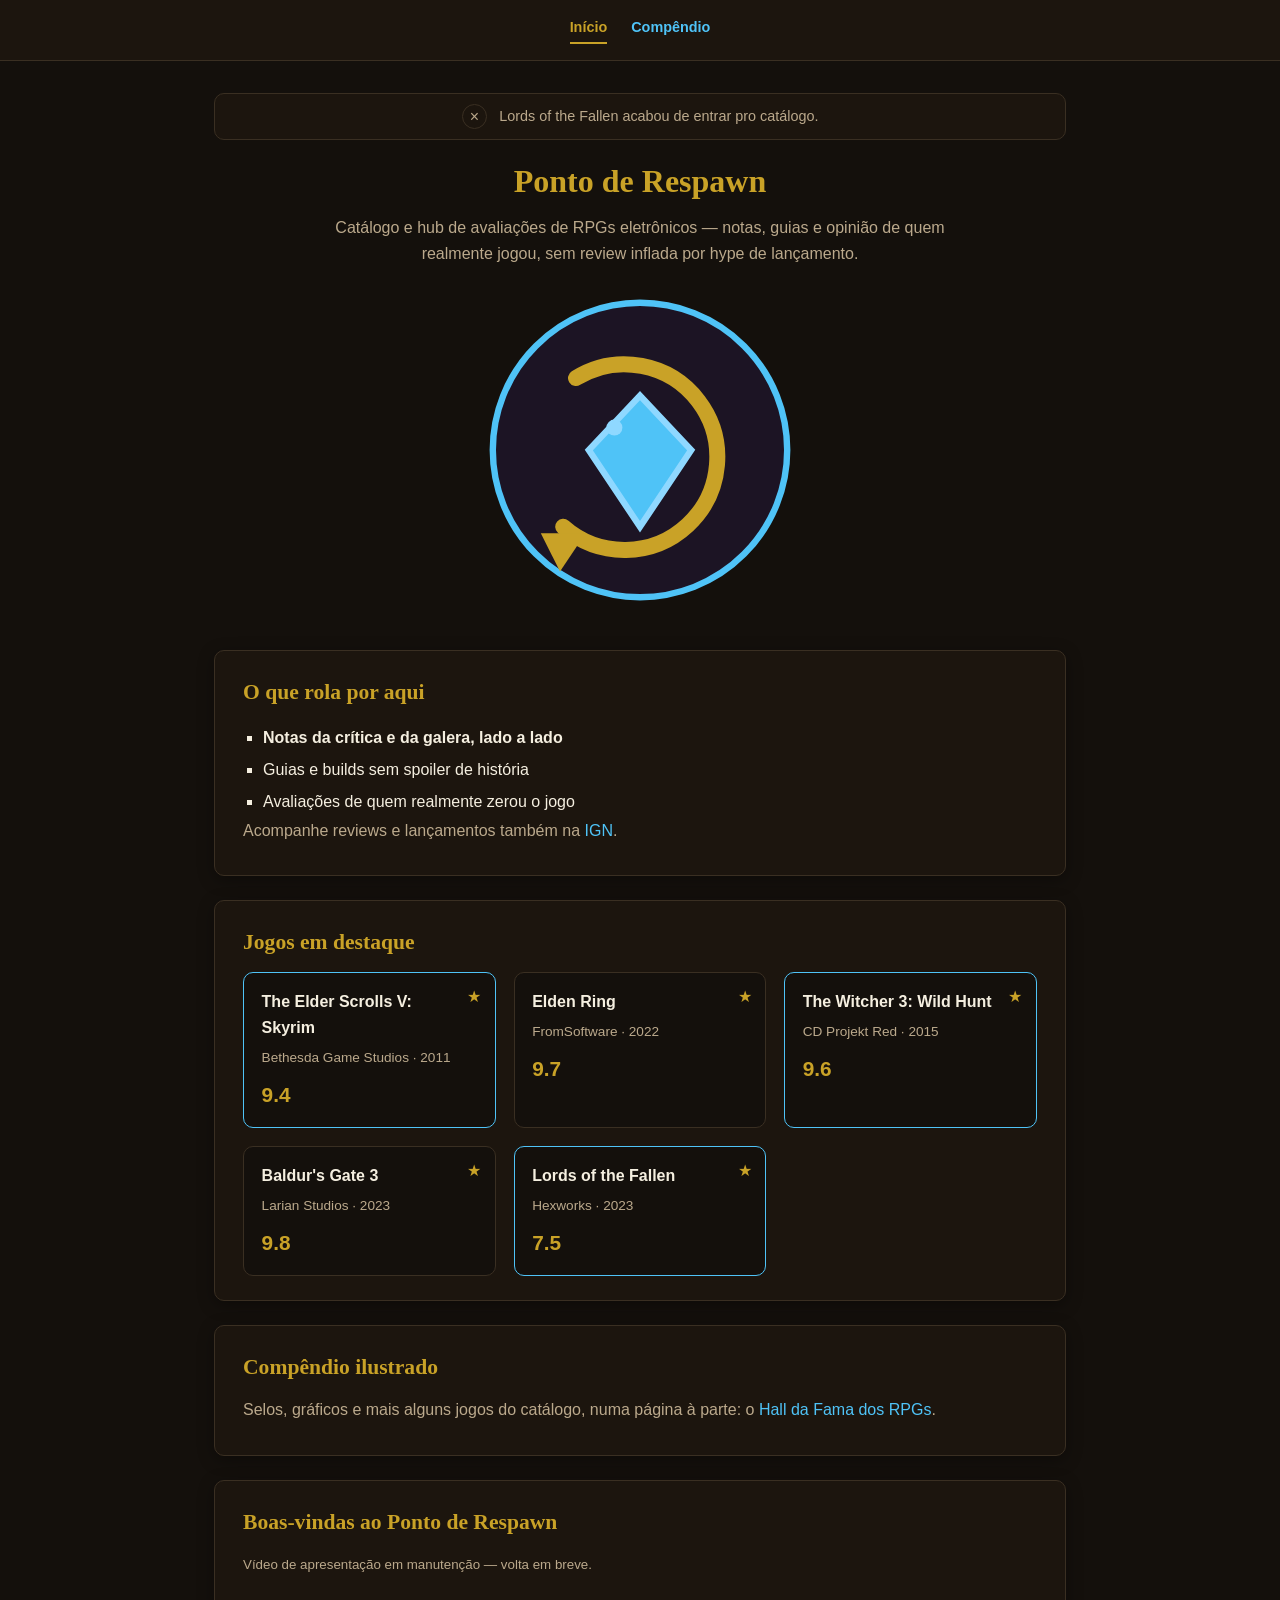
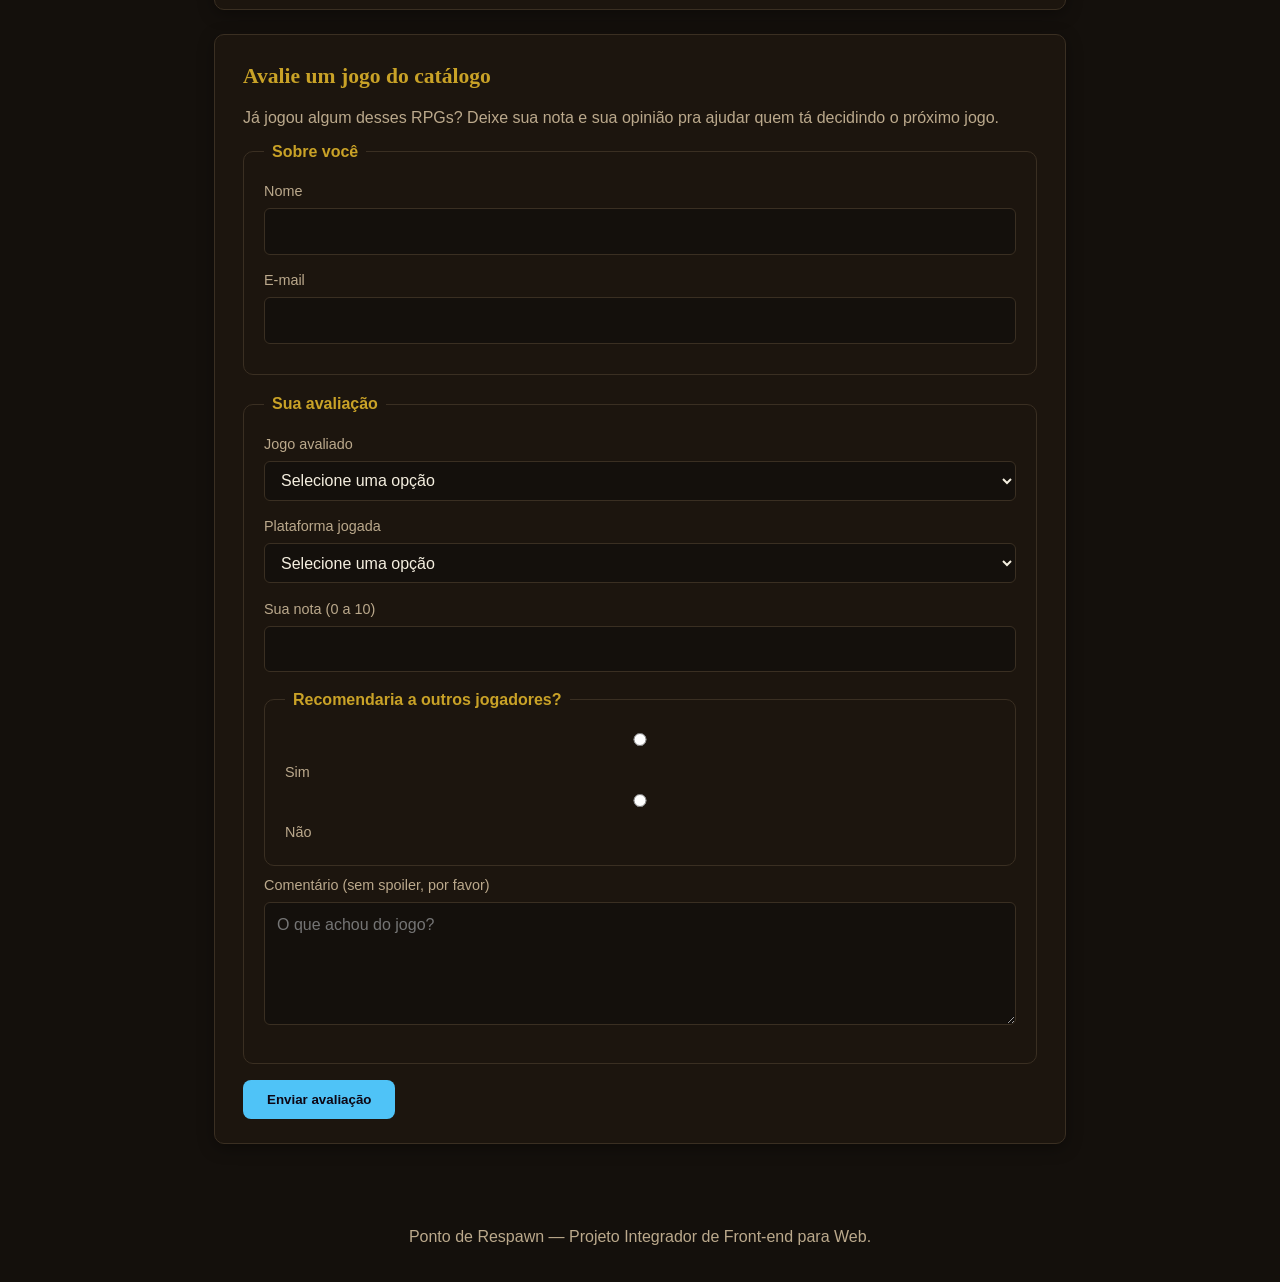
<file: index.html>
<!DOCTYPE html>
<html lang="pt-BR">
  <head>
    <meta charset="UTF-8" />
    <meta name="viewport" content="width=device-width, initial-scale=1.0" />
    <title>Ponto de Respawn</title>
    <link rel="stylesheet" href="reset.css" />
    <link rel="stylesheet" href="css/style.css" />
  </head>
  <body>
    <nav class="nav-principal">
      <a href="index.html" aria-current="page">Início</a>
      <a href="compendio/index.html">Compêndio</a>
    </nav>

    <header id="topo">
      <p class="aviso">
        <button type="button" aria-label="Fechar aviso de novidade">×</button>
        Lords of the Fallen acabou de entrar pro catálogo.
      </p>
      <h1>Ponto de Respawn</h1>
      <p class="subtitulo">
        Catálogo e hub de avaliações de RPGs eletrônicos — notas, guias e
        opinião de quem realmente jogou, sem review inflada por hype de
        lançamento.
      </p>
      <img
        src="assets/images/emblema-respawn.svg"
        alt="Emblema circular com uma seta de respawn ao redor de um cristal azul brilhante"
        width="320"
        height="320"
      />
    </header>

    <main>
      <section>
        <h2>O que rola por aqui</h2>
        <ul>
          <li>Notas da crítica e da galera, lado a lado</li>
          <li>Guias e builds sem spoiler de história</li>
          <li>Avaliações de quem realmente zerou o jogo</li>
        </ul>
        <p>
          Acompanhe reviews e lançamentos também na
          <a
            href="https://www.ign.com"
            target="_blank"
            rel="noopener noreferrer"
            >IGN</a
          >.
        </p>
      </section>

      <section>
        <h2>Jogos em destaque</h2>
        <div class="grade-jogos">
          <article class="card-jogo">
            <h3>The Elder Scrolls V: Skyrim</h3>
            <p class="estudio">Bethesda Game Studios · 2011</p>
            <p class="nota">9.4</p>
          </article>
          <article class="card-jogo">
            <h3>Elden Ring</h3>
            <p class="estudio">FromSoftware · 2022</p>
            <p class="nota">9.7</p>
          </article>
          <article class="card-jogo">
            <h3>The Witcher 3: Wild Hunt</h3>
            <p class="estudio">CD Projekt Red · 2015</p>
            <p class="nota">9.6</p>
          </article>
          <article class="card-jogo">
            <h3>Baldur's Gate 3</h3>
            <p class="estudio">Larian Studios · 2023</p>
            <p class="nota">9.8</p>
          </article>
          <article class="card-jogo">
            <h3>Lords of the Fallen</h3>
            <p class="estudio">Hexworks · 2023</p>
            <p class="nota">7.5</p>
          </article>
        </div>
      </section>

      <section>
        <h2>Compêndio ilustrado</h2>
        <p>
          Selos, gráficos e mais alguns jogos do catálogo, numa página à
          parte: o <a href="compendio/index.html">Hall da Fama dos RPGs</a>.
        </p>
      </section>

      <section>
        <h2>Boas-vindas ao Ponto de Respawn</h2>
        <p>
          <small>Vídeo de apresentação em manutenção — volta em breve.</small>
        </p>
        <!--
          Vídeo removido por enquanto: precisamos de um clipe sem direito
          autoral antes de publicar algo aqui.
        -->
      </section>

      <section>
        <h2>Avalie um jogo do catálogo</h2>
        <p>
          Já jogou algum desses RPGs? Deixe sua nota e sua opinião pra ajudar
          quem tá decidindo o próximo jogo.
        </p>

        <form action="#" method="post">
          <fieldset>
            <legend>Sobre você</legend>

            <p>
              <label for="nome">Nome</label>
              <input
                type="text"
                id="nome"
                name="nome"
                autocomplete="name"
                required
                minlength="3"
              />
            </p>

            <p>
              <label for="email">E-mail</label>
              <input
                type="email"
                id="email"
                name="email"
                autocomplete="email"
                required
              />
            </p>
          </fieldset>

          <fieldset>
            <legend>Sua avaliação</legend>

            <p>
              <label for="jogo">Jogo avaliado</label>
              <select id="jogo" name="jogo" required>
                <option value="">Selecione uma opção</option>
                <option value="skyrim">The Elder Scrolls V: Skyrim</option>
                <option value="elden-ring">Elden Ring</option>
                <option value="witcher-3">The Witcher 3: Wild Hunt</option>
                <option value="baldurs-gate-3">Baldur's Gate 3</option>
                <option value="lords-of-the-fallen">Lords of the Fallen</option>
                <option value="outro">Outro</option>
              </select>
            </p>

            <p>
              <label for="plataforma">Plataforma jogada</label>
              <select id="plataforma" name="plataforma" required>
                <option value="">Selecione uma opção</option>
                <option value="pc">PC</option>
                <option value="playstation">PlayStation</option>
                <option value="xbox">Xbox</option>
                <option value="switch">Nintendo Switch</option>
              </select>
            </p>

            <p>
              <label for="nota">Sua nota (0 a 10)</label>
              <input
                type="number"
                id="nota"
                name="nota"
                min="0"
                max="10"
                step="0.1"
                required
              />
            </p>

            <fieldset>
              <legend>Recomendaria a outros jogadores?</legend>
              <p>
                <input
                  type="radio"
                  id="recomendaria-sim"
                  name="recomendaria"
                  value="sim"
                  required
                />
                <label for="recomendaria-sim">Sim</label>
              </p>
              <p>
                <input
                  type="radio"
                  id="recomendaria-nao"
                  name="recomendaria"
                  value="nao"
                />
                <label for="recomendaria-nao">Não</label>
              </p>
            </fieldset>

            <p>
              <label for="comentario">Comentário (sem spoiler, por favor)</label>
            </p>
            <p>
              <textarea
                id="comentario"
                name="comentario"
                rows="4"
                placeholder="O que achou do jogo?"
              ></textarea>
            </p>
          </fieldset>

          <p>
            <button type="submit">Enviar avaliação</button>
          </p>
        </form>
      </section>
    </main>

    <footer>
      <p>Ponto de Respawn — Projeto Integrador de Front-end para Web.</p>
    </footer>
  </body>
</html>
</file>
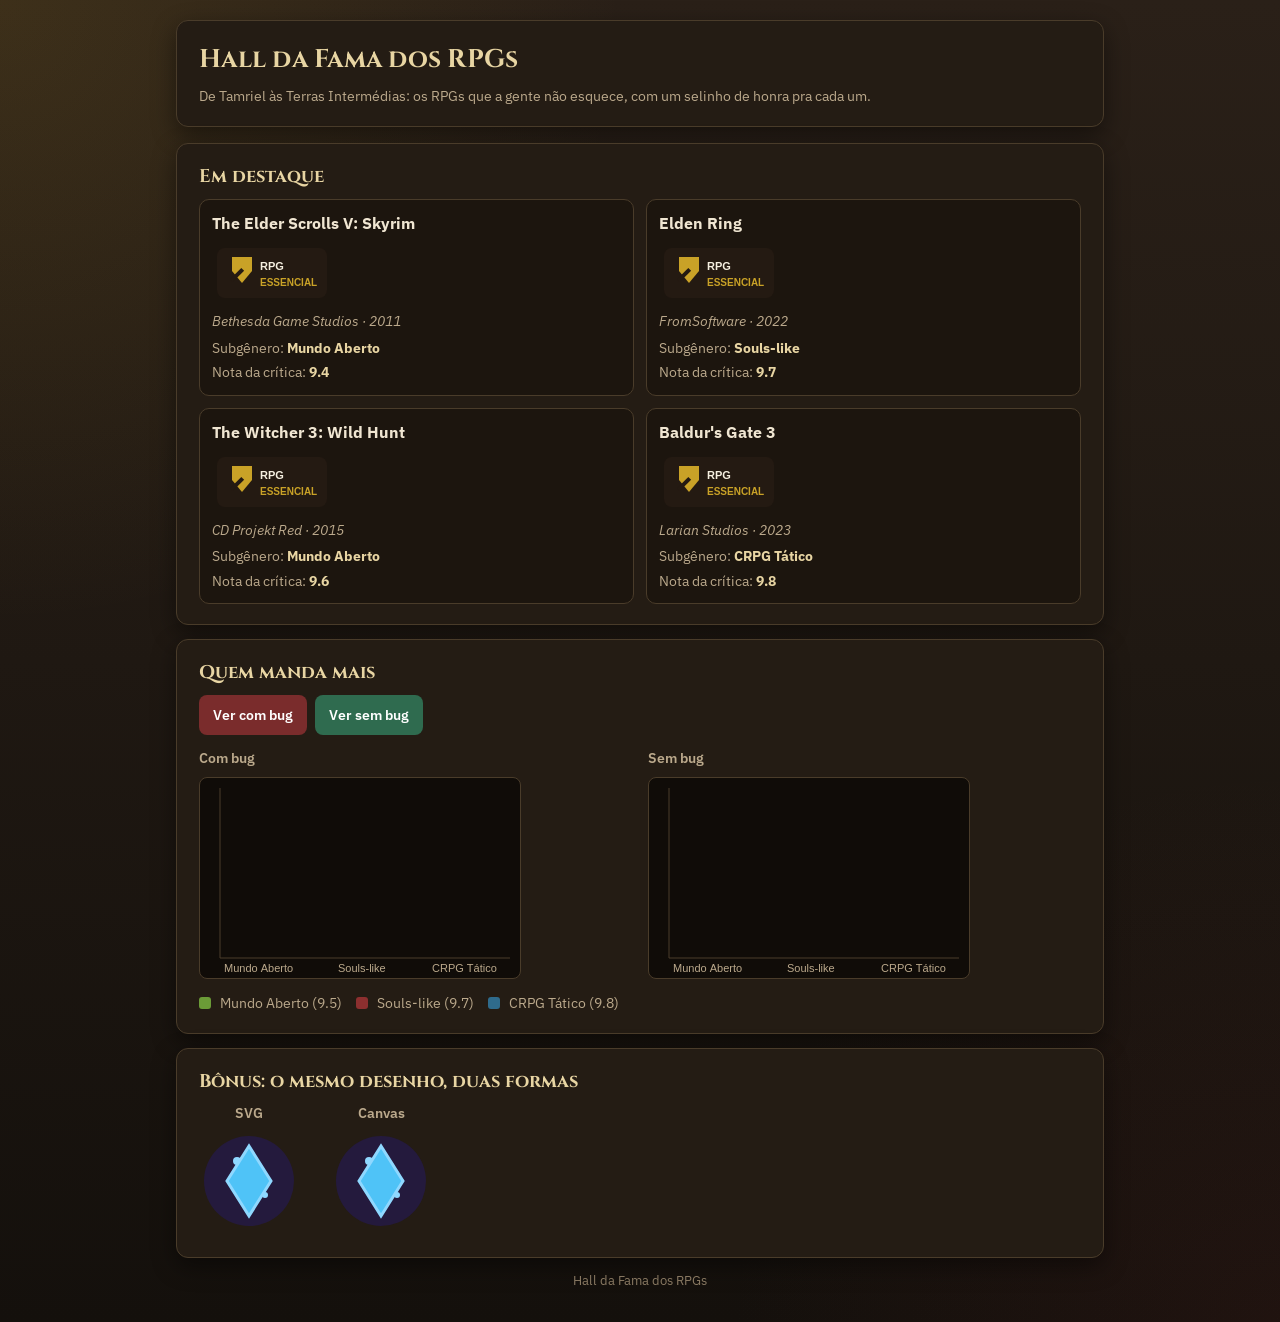
<file: aula-05-atividade-extra/index.html>
<!DOCTYPE html>
<html lang="pt-BR">
<head>
  <meta charset="UTF-8">
  <meta name="viewport" content="width=device-width, initial-scale=1.0">
  <title>Hall da Fama dos RPGs</title>
  <link rel="preconnect" href="https://fonts.googleapis.com">
  <link rel="preconnect" href="https://fonts.gstatic.com" crossorigin>
  <link href="https://fonts.googleapis.com/css2?family=Cinzel:wght@600;700&family=IBM+Plex+Sans:wght@400;500;600;700&family=IBM+Plex+Mono:wght@500&display=swap" rel="stylesheet">
  <link rel="stylesheet" href="style.css">
</head>
<body>
  <main class="page">
    <header class="intro">
      <h1>Hall da Fama dos RPGs</h1>
      <p class="subtitulo">
        De Tamriel às Terras Intermédias: os RPGs que a gente não esquece,
        com um selinho de honra pra cada um.
      </p>
    </header>

    <!--
      Selo em SVG (retained mode): cada forma vira um elemento real no DOM,
      com viewBox pra escalar sem perder nitidez e <title> como nome
      acessível — o navegador guarda a cena, não só os pixels finais.
    -->
    <section class="secao" aria-labelledby="titulo-catalogo">
      <h2 id="titulo-catalogo">Em destaque</h2>

      <div class="grade-jogos">
        <article class="jogo">
          <div class="jogo-topo">
            <h3>The Elder Scrolls V: Skyrim</h3>
            <svg viewBox="0 0 120 60" width="120" height="60"
                 role="img" aria-labelledby="tituloSelo1">
              <title id="tituloSelo1">Selo: RPG Essencial</title>
              <rect x="5" y="5" width="110" height="50" rx="8" fill="#241a12" />
              <polygon points="30,14 40,14 40,28 30,40 20,28 20,14" fill="#C9A227" />
              <rect x="28" y="26" width="4" height="16" fill="#241a12" transform="rotate(45 30 27)" />
              <text x="48" y="27" font-size="11" fill="#F5EFE0" font-family="sans-serif" font-weight="700">RPG</text>
              <text x="48" y="43" font-size="10" fill="#C9A227" font-family="sans-serif" font-weight="700">ESSENCIAL</text>
            </svg>
          </div>
          <p class="meta">Bethesda Game Studios · 2011</p>
          <p>Subgênero: <strong>Mundo Aberto</strong></p>
          <p>Nota da crítica: <strong>9.4</strong></p>
        </article>

        <article class="jogo">
          <div class="jogo-topo">
            <h3>Elden Ring</h3>
            <svg viewBox="0 0 120 60" width="120" height="60"
                 role="img" aria-labelledby="tituloSelo2">
              <title id="tituloSelo2">Selo: RPG Essencial</title>
              <rect x="5" y="5" width="110" height="50" rx="8" fill="#241a12" />
              <polygon points="30,14 40,14 40,28 30,40 20,28 20,14" fill="#C9A227" />
              <rect x="28" y="26" width="4" height="16" fill="#241a12" transform="rotate(45 30 27)" />
              <text x="48" y="27" font-size="11" fill="#F5EFE0" font-family="sans-serif" font-weight="700">RPG</text>
              <text x="48" y="43" font-size="10" fill="#C9A227" font-family="sans-serif" font-weight="700">ESSENCIAL</text>
            </svg>
          </div>
          <p class="meta">FromSoftware · 2022</p>
          <p>Subgênero: <strong>Souls-like</strong></p>
          <p>Nota da crítica: <strong>9.7</strong></p>
        </article>

        <article class="jogo">
          <div class="jogo-topo">
            <h3>The Witcher 3: Wild Hunt</h3>
            <svg viewBox="0 0 120 60" width="120" height="60"
                 role="img" aria-labelledby="tituloSelo3">
              <title id="tituloSelo3">Selo: RPG Essencial</title>
              <rect x="5" y="5" width="110" height="50" rx="8" fill="#241a12" />
              <polygon points="30,14 40,14 40,28 30,40 20,28 20,14" fill="#C9A227" />
              <rect x="28" y="26" width="4" height="16" fill="#241a12" transform="rotate(45 30 27)" />
              <text x="48" y="27" font-size="11" fill="#F5EFE0" font-family="sans-serif" font-weight="700">RPG</text>
              <text x="48" y="43" font-size="10" fill="#C9A227" font-family="sans-serif" font-weight="700">ESSENCIAL</text>
            </svg>
          </div>
          <p class="meta">CD Projekt Red · 2015</p>
          <p>Subgênero: <strong>Mundo Aberto</strong></p>
          <p>Nota da crítica: <strong>9.6</strong></p>
        </article>

        <article class="jogo">
          <div class="jogo-topo">
            <h3>Baldur's Gate 3</h3>
            <svg viewBox="0 0 120 60" width="120" height="60"
                 role="img" aria-labelledby="tituloSelo4">
              <title id="tituloSelo4">Selo: RPG Essencial</title>
              <rect x="5" y="5" width="110" height="50" rx="8" fill="#241a12" />
              <polygon points="30,14 40,14 40,28 30,40 20,28 20,14" fill="#C9A227" />
              <rect x="28" y="26" width="4" height="16" fill="#241a12" transform="rotate(45 30 27)" />
              <text x="48" y="27" font-size="11" fill="#F5EFE0" font-family="sans-serif" font-weight="700">RPG</text>
              <text x="48" y="43" font-size="10" fill="#C9A227" font-family="sans-serif" font-weight="700">ESSENCIAL</text>
            </svg>
          </div>
          <p class="meta">Larian Studios · 2023</p>
          <p>Subgênero: <strong>CRPG Tático</strong></p>
          <p>Nota da crítica: <strong>9.8</strong></p>
        </article>
      </div>
    </section>

    <!--
      Gráfico em Canvas (immediate mode): cada frame é redesenhado do zero.
      O botão da esquerda reproduz de propósito o erro clássico — animar sem
      clearRect antes, acumulando frames — e o da direita mostra a versão
      corrigida, limpando o canvas a cada frame antes de redesenhar.
    -->
    <section class="secao" aria-labelledby="titulo-grafico">
      <h2 id="titulo-grafico">Quem manda mais</h2>

      <div class="controles">
        <button type="button" id="btn-errado" class="btn btn-errado">
          Ver com bug
        </button>
        <button type="button" id="btn-corrigido" class="btn btn-corrigido">
          Ver sem bug
        </button>
      </div>

      <div class="graficos">
        <figure>
          <figcaption>Com bug</figcaption>
          <canvas id="grafico-errado" width="320" height="200"
                  role="img"
                  aria-label="Demonstração do erro: gráfico com rastro por falta de clearRect">
            <p>Demonstração do erro: animação sem limpar o canvas a cada frame.</p>
          </canvas>
        </figure>

        <figure>
          <figcaption>Sem bug</figcaption>
          <canvas id="grafico-notas-rpg" width="320" height="200"
                  role="img"
                  aria-label="Gráfico de nota média por subgênero de RPG: Mundo Aberto, Souls-like, CRPG Tático">
            <p>Nota média: Mundo Aberto 9.5, Souls-like 9.7, CRPG Tático 9.8.</p>
          </canvas>
        </figure>
      </div>

      <ul class="legenda">
        <li><span class="cor mundo-aberto"></span> Mundo Aberto (9.5)</li>
        <li><span class="cor souls"></span> Souls-like (9.7)</li>
        <li><span class="cor crpg"></span> CRPG Tático (9.8)</li>
      </ul>
    </section>

    <!--
      Bônus, sem peso na nota: o mesmo ícone desenhado nas duas técnicas.
      Acessibilidade: a versão SVG foi mais fácil de tornar acessível —
      o SVG vive no DOM, então role="img" + aria-label bastam para o leitor
      de tela. No Canvas o desenho é só pixels; exige fallback content
      dentro da tag e/ou aria-label, e só aparece se o script rodar.
    -->
    <section class="secao" aria-labelledby="titulo-cristal">
      <h2 id="titulo-cristal">Bônus: o mesmo desenho, duas formas</h2>

      <div class="cristais">
        <figure>
          <figcaption>SVG</figcaption>
          <svg viewBox="0 0 100 100" width="100" height="100"
               role="img" aria-label="Cristal arcano azul brilhante">
            <circle cx="50" cy="50" r="45" fill="#241a3d" />
            <circle cx="38" cy="30" r="4" fill="#8fd8ff" />
            <circle cx="66" cy="64" r="3" fill="#8fd8ff" />
            <path d="M50 15 L72 50 L50 85 L28 50 Z" fill="#4fc3f7" stroke="#8fd8ff" stroke-width="3" />
          </svg>
        </figure>

        <figure>
          <figcaption>Canvas</figcaption>
          <canvas id="cristal" width="100" height="100"
                  role="img" aria-label="Cristal arcano azul brilhante">
            <p>Desenho de um cristal arcano azul brilhante.</p>
          </canvas>
        </figure>
      </div>
    </section>

    <footer>
      <p>Hall da Fama dos RPGs</p>
    </footer>
  </main>

  <script src="script.js"></script>
</body>
</html>
</file>
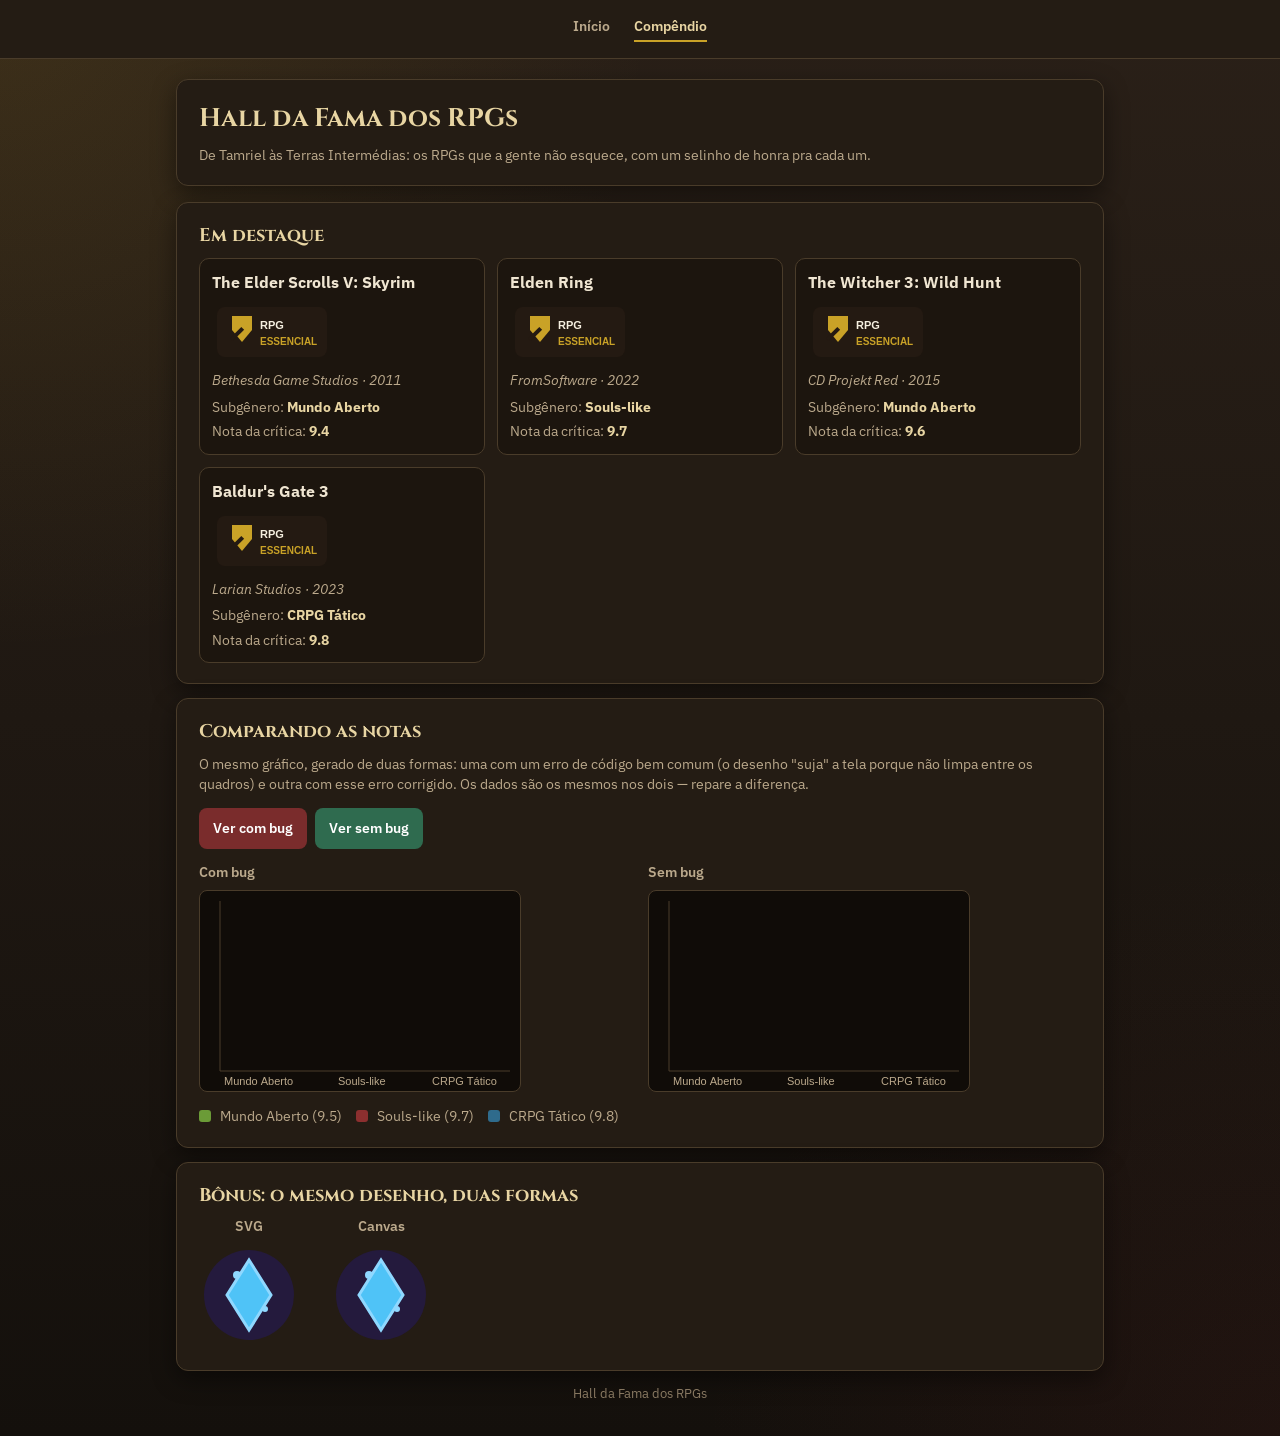
<file: compendio/index.html>
<!DOCTYPE html>
<html lang="pt-BR">
<head>
  <meta charset="UTF-8">
  <meta name="viewport" content="width=device-width, initial-scale=1.0">
  <title>Hall da Fama dos RPGs</title>
  <link rel="preconnect" href="https://fonts.googleapis.com">
  <link rel="preconnect" href="https://fonts.gstatic.com" crossorigin>
  <link href="https://fonts.googleapis.com/css2?family=Cinzel:wght@600;700&family=IBM+Plex+Sans:wght@400;500;600;700&family=IBM+Plex+Mono:wght@500&display=swap" rel="stylesheet">
  <link rel="stylesheet" href="style.css">
</head>
<body>
  <nav class="nav-principal">
    <a href="../index.html">Início</a>
    <a href="index.html" aria-current="page">Compêndio</a>
  </nav>

  <main class="page">
    <header class="intro">
      <h1>Hall da Fama dos RPGs</h1>
      <p class="subtitulo">
        De Tamriel às Terras Intermédias: os RPGs que a gente não esquece,
        com um selinho de honra pra cada um.
      </p>
    </header>

    <!--
      Selo em SVG (retained mode): cada forma vira um elemento real no DOM,
      com viewBox pra escalar sem perder nitidez e <title> como nome
      acessível — o navegador guarda a cena, não só os pixels finais.
    -->
    <section class="secao" aria-labelledby="titulo-catalogo">
      <h2 id="titulo-catalogo">Em destaque</h2>

      <div class="grade-jogos">
        <article class="jogo">
          <div class="jogo-topo">
            <h3>The Elder Scrolls V: Skyrim</h3>
            <svg viewBox="0 0 120 60" width="120" height="60"
                 role="img" aria-labelledby="tituloSelo1">
              <title id="tituloSelo1">Selo: RPG Essencial</title>
              <rect x="5" y="5" width="110" height="50" rx="8" fill="#241a12" />
              <polygon points="30,14 40,14 40,28 30,40 20,28 20,14" fill="#C9A227" />
              <rect x="28" y="26" width="4" height="16" fill="#241a12" transform="rotate(45 30 27)" />
              <text x="48" y="27" font-size="11" fill="#F5EFE0" font-family="sans-serif" font-weight="700">RPG</text>
              <text x="48" y="43" font-size="10" fill="#C9A227" font-family="sans-serif" font-weight="700">ESSENCIAL</text>
            </svg>
          </div>
          <p class="meta">Bethesda Game Studios · 2011</p>
          <p>Subgênero: <strong>Mundo Aberto</strong></p>
          <p>Nota da crítica: <strong>9.4</strong></p>
        </article>

        <article class="jogo">
          <div class="jogo-topo">
            <h3>Elden Ring</h3>
            <svg viewBox="0 0 120 60" width="120" height="60"
                 role="img" aria-labelledby="tituloSelo2">
              <title id="tituloSelo2">Selo: RPG Essencial</title>
              <rect x="5" y="5" width="110" height="50" rx="8" fill="#241a12" />
              <polygon points="30,14 40,14 40,28 30,40 20,28 20,14" fill="#C9A227" />
              <rect x="28" y="26" width="4" height="16" fill="#241a12" transform="rotate(45 30 27)" />
              <text x="48" y="27" font-size="11" fill="#F5EFE0" font-family="sans-serif" font-weight="700">RPG</text>
              <text x="48" y="43" font-size="10" fill="#C9A227" font-family="sans-serif" font-weight="700">ESSENCIAL</text>
            </svg>
          </div>
          <p class="meta">FromSoftware · 2022</p>
          <p>Subgênero: <strong>Souls-like</strong></p>
          <p>Nota da crítica: <strong>9.7</strong></p>
        </article>

        <article class="jogo">
          <div class="jogo-topo">
            <h3>The Witcher 3: Wild Hunt</h3>
            <svg viewBox="0 0 120 60" width="120" height="60"
                 role="img" aria-labelledby="tituloSelo3">
              <title id="tituloSelo3">Selo: RPG Essencial</title>
              <rect x="5" y="5" width="110" height="50" rx="8" fill="#241a12" />
              <polygon points="30,14 40,14 40,28 30,40 20,28 20,14" fill="#C9A227" />
              <rect x="28" y="26" width="4" height="16" fill="#241a12" transform="rotate(45 30 27)" />
              <text x="48" y="27" font-size="11" fill="#F5EFE0" font-family="sans-serif" font-weight="700">RPG</text>
              <text x="48" y="43" font-size="10" fill="#C9A227" font-family="sans-serif" font-weight="700">ESSENCIAL</text>
            </svg>
          </div>
          <p class="meta">CD Projekt Red · 2015</p>
          <p>Subgênero: <strong>Mundo Aberto</strong></p>
          <p>Nota da crítica: <strong>9.6</strong></p>
        </article>

        <article class="jogo">
          <div class="jogo-topo">
            <h3>Baldur's Gate 3</h3>
            <svg viewBox="0 0 120 60" width="120" height="60"
                 role="img" aria-labelledby="tituloSelo4">
              <title id="tituloSelo4">Selo: RPG Essencial</title>
              <rect x="5" y="5" width="110" height="50" rx="8" fill="#241a12" />
              <polygon points="30,14 40,14 40,28 30,40 20,28 20,14" fill="#C9A227" />
              <rect x="28" y="26" width="4" height="16" fill="#241a12" transform="rotate(45 30 27)" />
              <text x="48" y="27" font-size="11" fill="#F5EFE0" font-family="sans-serif" font-weight="700">RPG</text>
              <text x="48" y="43" font-size="10" fill="#C9A227" font-family="sans-serif" font-weight="700">ESSENCIAL</text>
            </svg>
          </div>
          <p class="meta">Larian Studios · 2023</p>
          <p>Subgênero: <strong>CRPG Tático</strong></p>
          <p>Nota da crítica: <strong>9.8</strong></p>
        </article>
      </div>
    </section>

    <!--
      Gráfico em Canvas (immediate mode): cada frame é redesenhado do zero.
      O botão da esquerda reproduz de propósito o erro clássico — animar sem
      clearRect antes, acumulando frames — e o da direita mostra a versão
      corrigida, limpando o canvas a cada frame antes de redesenhar.
    -->
    <section class="secao" aria-labelledby="titulo-grafico">
      <h2 id="titulo-grafico">Comparando as notas</h2>
      <p>
        O mesmo gráfico, gerado de duas formas: uma com um erro de código bem
        comum (o desenho "suja" a tela porque não limpa entre os quadros) e
        outra com esse erro corrigido. Os dados são os mesmos nos dois —
        repare a diferença.
      </p>

      <div class="controles">
        <button type="button" id="btn-errado" class="btn btn-errado">
          Ver com bug
        </button>
        <button type="button" id="btn-corrigido" class="btn btn-corrigido">
          Ver sem bug
        </button>
      </div>

      <div class="graficos">
        <figure>
          <figcaption>Com bug</figcaption>
          <canvas id="grafico-errado" width="320" height="200"
                  role="img"
                  aria-label="Demonstração do erro: gráfico com rastro por falta de clearRect">
            <p>Demonstração do erro: animação sem limpar o canvas a cada frame.</p>
          </canvas>
        </figure>

        <figure>
          <figcaption>Sem bug</figcaption>
          <canvas id="grafico-notas-rpg" width="320" height="200"
                  role="img"
                  aria-label="Gráfico de nota média por subgênero de RPG: Mundo Aberto, Souls-like, CRPG Tático">
            <p>Nota média: Mundo Aberto 9.5, Souls-like 9.7, CRPG Tático 9.8.</p>
          </canvas>
        </figure>
      </div>

      <ul class="legenda">
        <li><span class="cor mundo-aberto"></span> Mundo Aberto (9.5)</li>
        <li><span class="cor souls"></span> Souls-like (9.7)</li>
        <li><span class="cor crpg"></span> CRPG Tático (9.8)</li>
      </ul>
    </section>

    <!--
      Bônus, sem peso na nota: o mesmo ícone desenhado nas duas técnicas.
      Acessibilidade: a versão SVG foi mais fácil de tornar acessível —
      o SVG vive no DOM, então role="img" + aria-label bastam para o leitor
      de tela. No Canvas o desenho é só pixels; exige fallback content
      dentro da tag e/ou aria-label, e só aparece se o script rodar.
    -->
    <section class="secao" aria-labelledby="titulo-cristal">
      <h2 id="titulo-cristal">Bônus: o mesmo desenho, duas formas</h2>

      <div class="cristais">
        <figure>
          <figcaption>SVG</figcaption>
          <svg viewBox="0 0 100 100" width="100" height="100"
               role="img" aria-label="Cristal arcano azul brilhante">
            <circle cx="50" cy="50" r="45" fill="#241a3d" />
            <circle cx="38" cy="30" r="4" fill="#8fd8ff" />
            <circle cx="66" cy="64" r="3" fill="#8fd8ff" />
            <path d="M50 15 L72 50 L50 85 L28 50 Z" fill="#4fc3f7" stroke="#8fd8ff" stroke-width="3" />
          </svg>
        </figure>

        <figure>
          <figcaption>Canvas</figcaption>
          <canvas id="cristal" width="100" height="100"
                  role="img" aria-label="Cristal arcano azul brilhante">
            <p>Desenho de um cristal arcano azul brilhante.</p>
          </canvas>
        </figure>
      </div>
    </section>

    <footer>
      <p>Hall da Fama dos RPGs</p>
    </footer>
  </main>

  <script src="script.js"></script>
</body>
</html>
</file>
<file: css/style.css>
:root {
  --cor-primaria: #4fc3f7;
  --cor-acento: #c9a227;
  --cor-texto: #f5efe0;
  --cor-texto-suave: #bba98c;
  --cor-fundo: #14100c;
  --cor-card: #1c150e;
  --cor-linha: #3a2f22;
  --raio: 10px;
  --sombra: 0 4px 16px rgba(0, 0, 0, 0.35);
}

html {
  font-size: 100%; /* 1rem = 16px no padrao do navegador, mas escala com a preferencia do usuario */
}

body {
  font-family: Verdana, "Segoe UI", sans-serif;
  background: var(--cor-fundo);
  color: var(--cor-texto);
  line-height: 1.6;
}

h1,
h2 {
  font-family: Georgia, "Times New Roman", serif;
}

h1 {
  font-size: 2rem;
  color: var(--cor-acento);
}

h2 {
  font-size: 1.35rem;
  color: var(--cor-acento);
  margin-bottom: 0.75rem;
}

p {
  font-size: 1rem;
}

.nav-principal {
  display: flex;
  justify-content: center;
  gap: 1.5rem;
  padding: 1rem;
  background: var(--cor-card);
  border-bottom: 1px solid var(--cor-linha);
}

.nav-principal a {
  color: var(--cor-texto-suave);
  font-weight: 600;
  font-size: 0.9rem;
  padding-bottom: 0.2rem;
  border-bottom: 2px solid transparent;
  transition: color 0.2s ease, border-color 0.2s ease;
}

.nav-principal a:hover,
.nav-principal a:focus-visible {
  color: var(--cor-acento);
  border-color: var(--cor-acento);
  outline: none;
}

.nav-principal a[aria-current="page"] {
  color: var(--cor-acento);
  border-color: var(--cor-acento);
}

/* #topo: cabecalho unico da pagina, por isso ID em vez de classe */
#topo {
  max-width: 900px;
  margin: 0 auto;
  padding: 2rem 1.5rem 1rem;
  text-align: center;
}

#topo > h1 {
  margin-bottom: 0.5rem;
}

.subtitulo {
  max-width: 620px;
  margin: 0 auto;
  color: var(--cor-texto-suave);
}

#topo img {
  display: block;
  max-width: 100%;
  height: auto;
  margin: 1.5rem auto 0;
}

.aviso {
  display: flex;
  align-items: center;
  justify-content: center;
  gap: 0.75rem;
  max-width: 900px;
  margin: 0 auto 1rem;
  padding: 0.6rem 1rem;
  background: var(--cor-card);
  border: 1px solid var(--cor-linha);
  border-radius: var(--raio);
  font-size: 0.9rem;
  color: var(--cor-texto-suave);
}

.aviso button {
  width: 1.6rem;
  height: 1.6rem;
  border: 1px solid var(--cor-linha);
  border-radius: 999px;
  background: none;
  color: var(--cor-texto-suave);
  font-size: 1rem;
  line-height: 1;
  cursor: pointer;
  transition: color 0.2s ease, border-color 0.2s ease;
}

.aviso button:hover,
.aviso button:focus-visible {
  color: var(--cor-acento);
  border-color: var(--cor-acento);
}

main {
  max-width: 900px;
  margin: 0 auto;
  padding: 0 1.5rem 3rem;
}

section {
  background: var(--cor-card);
  border: 1px solid var(--cor-linha);
  border-radius: var(--raio);
  padding: 1.5rem 1.75rem;
  margin-top: 1.5rem;
  box-shadow: var(--sombra);
}

/* Combinador de irmao geral (~): todo p que vem depois do h2 na mesma section */
h2 ~ p {
  color: var(--cor-texto-suave);
  margin-bottom: 0.5rem;
}

ul {
  list-style-type: square;
  padding-left: 1.25rem;
}

ul li {
  padding: 0.2rem 0;
}

ul li:first-child {
  color: var(--cor-texto);
  font-weight: 600;
}

/* Links: ordem LoVe/HAte (Secao 5, teoria) - mesma especificidade,
   quem vem depois no arquivo eh quem vale */
a:link {
  color: var(--cor-primaria);
  text-decoration: none;
}
a:visited {
  color: #8a7fd1;
}
a:hover {
  text-decoration: underline;
}
a:active {
  color: var(--cor-acento);
}

/* repeat(auto-fit, minmax(...)): a grade se reajusta sozinha ao numero
   de colunas que cabem na tela, sem precisar de media query (Secao 6.2) */
.grade-jogos {
  display: grid;
  grid-template-columns: repeat(auto-fit, minmax(200px, 1fr));
  gap: 1.1rem;
  margin-top: 0.5rem;
}

.card-jogo {
  position: relative;
  background: var(--cor-fundo);
  border: 1px solid var(--cor-linha);
  border-radius: var(--raio);
  padding: 1rem 1.1rem;
  transition: transform 0.2s ease, box-shadow 0.2s ease;
}

.card-jogo::before {
  content: "\2605";
  position: absolute;
  top: 0.7rem;
  right: 0.85rem;
  color: var(--cor-acento);
}

.card-jogo:hover {
  transform: translateY(-4px);
  box-shadow: var(--sombra);
}

.card-jogo h3 {
  font-size: 1rem;
  padding-right: 1.5rem;
  margin-bottom: 0.4rem;
}

.card-jogo .estudio {
  font-size: 0.85rem;
  color: var(--cor-texto-suave);
  margin-bottom: 0.6rem;
}

.card-jogo .nota {
  font-size: 1.3rem;
  font-weight: 700;
  color: var(--cor-acento);
}

.card-jogo:nth-child(odd) {
  border-color: var(--cor-primaria);
}

form fieldset {
  border: 1px solid var(--cor-linha);
  border-radius: var(--raio);
  padding: 1rem 1.25rem;
  margin-bottom: 1rem;
}

form fieldset fieldset {
  margin-bottom: 0.5rem;
}

form legend {
  padding: 0 0.5rem;
  color: var(--cor-acento);
  font-weight: 600;
}

form label {
  display: block;
  margin-bottom: 0.3rem;
  font-size: 0.9rem;
  color: var(--cor-texto-suave);
}

form input,
form select,
form textarea {
  width: 100%;
  padding: 0.6rem 0.75rem;
  margin-bottom: 0.9rem;
  border: 1px solid var(--cor-linha);
  border-radius: 6px;
  background: var(--cor-fundo);
  color: var(--cor-texto);
  font: inherit;
  transition: border-color 0.2s ease;
}

form input:focus,
form select:focus,
form textarea:focus {
  outline: none;
  border-color: var(--cor-primaria);
}

form input:focus-visible,
form select:focus-visible,
form textarea:focus-visible {
  outline: 2px solid var(--cor-primaria);
  outline-offset: 2px;
}

button[type="submit"] {
  padding: 0.75rem 1.5rem;
  background: var(--cor-primaria);
  color: #0d0714;
  border: none;
  border-radius: 8px;
  font-weight: 700;
  cursor: pointer;
  transition: filter 0.2s ease;
}

button[type="submit"]:hover,
button[type="submit"]:focus-visible {
  filter: brightness(1.1);
}

footer {
  text-align: center;
  padding: 2rem 1.5rem;
  color: var(--cor-texto-suave);
  font-size: 0.85rem;
}

@media (max-width: 640px) {
  #topo,
  main {
    padding-left: 1rem;
    padding-right: 1rem;
  }
}
</file>
<file: aula-05-atividade-extra/style.css>
:root {
  --bg-1: #2a2018;
  --bg-2: #14100c;
  --ink: #f0e6d2;
  --muted: #bba98c;
  --line: #4a3c2a;
  --card: #241c14;
  --couro: #3D2914;
  --dourado: #C9A227;
  --dourado-claro: #E8D5A3;
  --mundo-aberto: #6B9B37;
  --souls: #8C2F2F;
  --crpg: #2F6B8C;
  --radius: 12px;
  --shadow: 0 8px 24px rgba(0, 0, 0, 0.45);
}

* {
  box-sizing: border-box;
}

body {
  margin: 0;
  min-height: 100vh;
  font-family: "IBM Plex Sans", "Segoe UI", sans-serif;
  color: var(--ink);
  line-height: 1.45;
  font-size: 14px;
  background:
    radial-gradient(circle at top left, rgba(201, 162, 39, 0.12), transparent 34%),
    radial-gradient(circle at bottom right, rgba(140, 47, 47, 0.1), transparent 30%),
    linear-gradient(180deg, var(--bg-1), var(--bg-2));
}

.page {
  max-width: 960px;
  margin: 0 auto;
  padding: 20px 16px 32px;
}

.intro {
  background: var(--card);
  border: 1px solid var(--line);
  border-radius: var(--radius);
  padding: 20px 22px;
  margin-bottom: 16px;
  box-shadow: var(--shadow);
}

.intro h1 {
  margin: 0 0 8px;
  font-family: "Cinzel", "IBM Plex Sans", serif;
  font-size: 1.6rem;
  font-weight: 700;
  letter-spacing: 0.01em;
  color: var(--dourado-claro);
}

.subtitulo {
  margin: 0;
  color: var(--muted);
}

.subtitulo code,
.secao code {
  font-family: "IBM Plex Mono", Consolas, monospace;
  font-size: 0.85em;
  background: #1a140d;
  border: 1px solid var(--line);
  border-radius: 4px;
  padding: 1px 5px;
  color: var(--dourado-claro);
}

.secao {
  background: var(--card);
  border: 1px solid var(--line);
  border-radius: var(--radius);
  padding: 20px 22px;
  margin-bottom: 14px;
  box-shadow: var(--shadow);
}

.secao h2 {
  margin: 0 0 8px;
  font-family: "Cinzel", "IBM Plex Sans", serif;
  font-size: 1.15rem;
  color: var(--dourado-claro);
}

.secao > p {
  margin: 0 0 14px;
  color: var(--muted);
}

.grade-jogos {
  display: grid;
  grid-template-columns: repeat(2, 1fr);
  gap: 12px;
}

.jogo {
  border: 1px solid var(--line);
  border-radius: 10px;
  padding: 12px;
  background: #1c150e;
}

.jogo-topo {
  display: flex;
  flex-direction: column;
  gap: 8px;
  margin-bottom: 8px;
}

.jogo-topo h3 {
  margin: 0;
  font-size: 1rem;
  color: var(--ink);
}

.jogo-topo svg {
  max-width: 100%;
  height: auto;
  display: block;
}

.jogo p {
  margin: 0 0 4px;
  color: var(--muted);
  font-size: 0.88rem;
}

.jogo p.meta {
  font-style: italic;
  margin-bottom: 6px;
}

.jogo p:last-child {
  margin-bottom: 0;
}

.jogo strong {
  color: var(--dourado-claro);
}

.controles {
  display: flex;
  flex-wrap: wrap;
  gap: 8px;
  margin-bottom: 14px;
}

.btn {
  border: none;
  border-radius: 8px;
  padding: 10px 14px;
  font: inherit;
  font-weight: 600;
  color: #fff;
  cursor: pointer;
  transition: filter 0.15s ease, transform 0.15s ease;
}

.btn:hover {
  filter: brightness(1.12);
}

.btn:active {
  transform: translateY(1px);
}

.btn-errado {
  background: #7a2c2c;
}

.btn-corrigido {
  background: #2f6b4f;
}

.graficos {
  display: grid;
  grid-template-columns: 1fr 1fr;
  gap: 16px;
}

figure {
  margin: 0;
}

figcaption {
  margin-bottom: 8px;
  font-size: 0.85rem;
  font-weight: 600;
  color: var(--muted);
}

canvas {
  display: block;
  max-width: 100%;
  height: auto;
  border: 1px solid var(--line);
  border-radius: 8px;
  background: #100c08;
}

.legenda {
  list-style: none;
  margin: 14px 0 0;
  padding: 0;
  display: flex;
  flex-wrap: wrap;
  gap: 14px;
  font-size: 0.88rem;
  color: var(--muted);
}

.legenda .cor {
  display: inline-block;
  width: 12px;
  height: 12px;
  border-radius: 3px;
  margin-right: 6px;
  vertical-align: -1px;
}

.cor.mundo-aberto { background: var(--mundo-aberto); }
.cor.souls { background: var(--souls); }
.cor.crpg { background: var(--crpg); }

.cristais {
  display: flex;
  flex-wrap: wrap;
  gap: 32px;
  align-items: flex-start;
}

.cristais figure {
  text-align: center;
}

.cristais svg,
.cristais canvas {
  margin: 0 auto;
  border: none;
  background: transparent;
}

footer {
  margin-top: 8px;
  text-align: center;
  color: #8a7a63;
  font-size: 0.8rem;
}

footer p {
  margin: 0;
}

@media (max-width: 720px) {
  .grade-jogos,
  .graficos {
    grid-template-columns: 1fr;
  }
}
</file>
<file: compendio/style.css>
:root {
  --bg-1: #2a2018;
  --bg-2: #14100c;
  --ink: #f0e6d2;
  --muted: #bba98c;
  --line: #4a3c2a;
  --card: #241c14;
  --couro: #3D2914;
  --dourado: #C9A227;
  --dourado-claro: #E8D5A3;
  --mundo-aberto: #6B9B37;
  --souls: #8C2F2F;
  --crpg: #2F6B8C;
  --radius: 12px;
  --shadow: 0 8px 24px rgba(0, 0, 0, 0.45);
}

* {
  box-sizing: border-box;
}

.nav-principal {
  display: flex;
  justify-content: center;
  gap: 1.5rem;
  padding: 1rem;
  background: var(--card);
  border-bottom: 1px solid var(--line);
}

.nav-principal a {
  color: var(--muted);
  font-weight: 600;
  font-size: 0.9rem;
  text-decoration: none;
  padding-bottom: 0.2rem;
  border-bottom: 2px solid transparent;
  transition: color 0.2s ease, border-color 0.2s ease;
}

.nav-principal a:hover,
.nav-principal a:focus-visible {
  color: var(--dourado-claro);
  border-color: var(--dourado);
  outline: none;
}

.nav-principal a[aria-current="page"] {
  color: var(--dourado-claro);
  border-color: var(--dourado);
}

body {
  margin: 0;
  min-height: 100vh;
  font-family: "IBM Plex Sans", "Segoe UI", sans-serif;
  color: var(--ink);
  line-height: 1.45;
  font-size: 14px;
  background:
    radial-gradient(circle at top left, rgba(201, 162, 39, 0.12), transparent 34%),
    radial-gradient(circle at bottom right, rgba(140, 47, 47, 0.1), transparent 30%),
    linear-gradient(180deg, var(--bg-1), var(--bg-2));
}

.page {
  max-width: 960px;
  margin: 0 auto;
  padding: 20px 16px 32px;
}

.intro {
  background: var(--card);
  border: 1px solid var(--line);
  border-radius: var(--radius);
  padding: 20px 22px;
  margin-bottom: 16px;
  box-shadow: var(--shadow);
}

.intro h1 {
  margin: 0 0 8px;
  font-family: "Cinzel", "IBM Plex Sans", serif;
  font-size: 1.6rem;
  font-weight: 700;
  letter-spacing: 0.01em;
  color: var(--dourado-claro);
}

.subtitulo {
  margin: 0;
  color: var(--muted);
}

.subtitulo code,
.secao code {
  font-family: "IBM Plex Mono", Consolas, monospace;
  font-size: 0.85em;
  background: #1a140d;
  border: 1px solid var(--line);
  border-radius: 4px;
  padding: 1px 5px;
  color: var(--dourado-claro);
}

.secao {
  background: var(--card);
  border: 1px solid var(--line);
  border-radius: var(--radius);
  padding: 20px 22px;
  margin-bottom: 14px;
  box-shadow: var(--shadow);
}

.secao h2 {
  margin: 0 0 8px;
  font-family: "Cinzel", "IBM Plex Sans", serif;
  font-size: 1.15rem;
  color: var(--dourado-claro);
}

.secao > p {
  margin: 0 0 14px;
  color: var(--muted);
}

.grade-jogos {
  display: grid;
  grid-template-columns: repeat(auto-fit, minmax(220px, 1fr));
  gap: 12px;
}

.jogo {
  border: 1px solid var(--line);
  border-radius: 10px;
  padding: 12px;
  background: #1c150e;
}

.jogo-topo {
  display: flex;
  flex-direction: column;
  gap: 8px;
  margin-bottom: 8px;
}

.jogo-topo h3 {
  margin: 0;
  font-size: 1rem;
  color: var(--ink);
}

.jogo-topo svg {
  max-width: 100%;
  height: auto;
  display: block;
}

.jogo p {
  margin: 0 0 4px;
  color: var(--muted);
  font-size: 0.88rem;
}

.jogo p.meta {
  font-style: italic;
  margin-bottom: 6px;
}

.jogo p:last-child {
  margin-bottom: 0;
}

.jogo strong {
  color: var(--dourado-claro);
}

.controles {
  display: flex;
  flex-wrap: wrap;
  gap: 8px;
  margin-bottom: 14px;
}

.btn {
  border: none;
  border-radius: 8px;
  padding: 10px 14px;
  font: inherit;
  font-weight: 600;
  color: #fff;
  cursor: pointer;
  transition: filter 0.15s ease, transform 0.15s ease;
}

.btn:hover {
  filter: brightness(1.12);
}

.btn:active {
  transform: translateY(1px);
}

.btn-errado {
  background: #7a2c2c;
}

.btn-corrigido {
  background: #2f6b4f;
}

.graficos {
  display: grid;
  grid-template-columns: repeat(auto-fit, minmax(280px, 1fr));
  gap: 16px;
}

figure {
  margin: 0;
}

figcaption {
  margin-bottom: 8px;
  font-size: 0.85rem;
  font-weight: 600;
  color: var(--muted);
}

canvas {
  display: block;
  max-width: 100%;
  height: auto;
  border: 1px solid var(--line);
  border-radius: 8px;
  background: #100c08;
}

.legenda {
  list-style: none;
  margin: 14px 0 0;
  padding: 0;
  display: flex;
  flex-wrap: wrap;
  gap: 14px;
  font-size: 0.88rem;
  color: var(--muted);
}

.legenda .cor {
  display: inline-block;
  width: 12px;
  height: 12px;
  border-radius: 3px;
  margin-right: 6px;
  vertical-align: -1px;
}

.cor.mundo-aberto { background: var(--mundo-aberto); }
.cor.souls { background: var(--souls); }
.cor.crpg { background: var(--crpg); }

.cristais {
  display: flex;
  flex-wrap: wrap;
  gap: 32px;
  align-items: flex-start;
}

.cristais figure {
  text-align: center;
}

.cristais svg,
.cristais canvas {
  margin: 0 auto;
  border: none;
  background: transparent;
}

footer {
  margin-top: 8px;
  text-align: center;
  color: #8a7a63;
  font-size: 0.8rem;
}

footer p {
  margin: 0;
}
</file>
